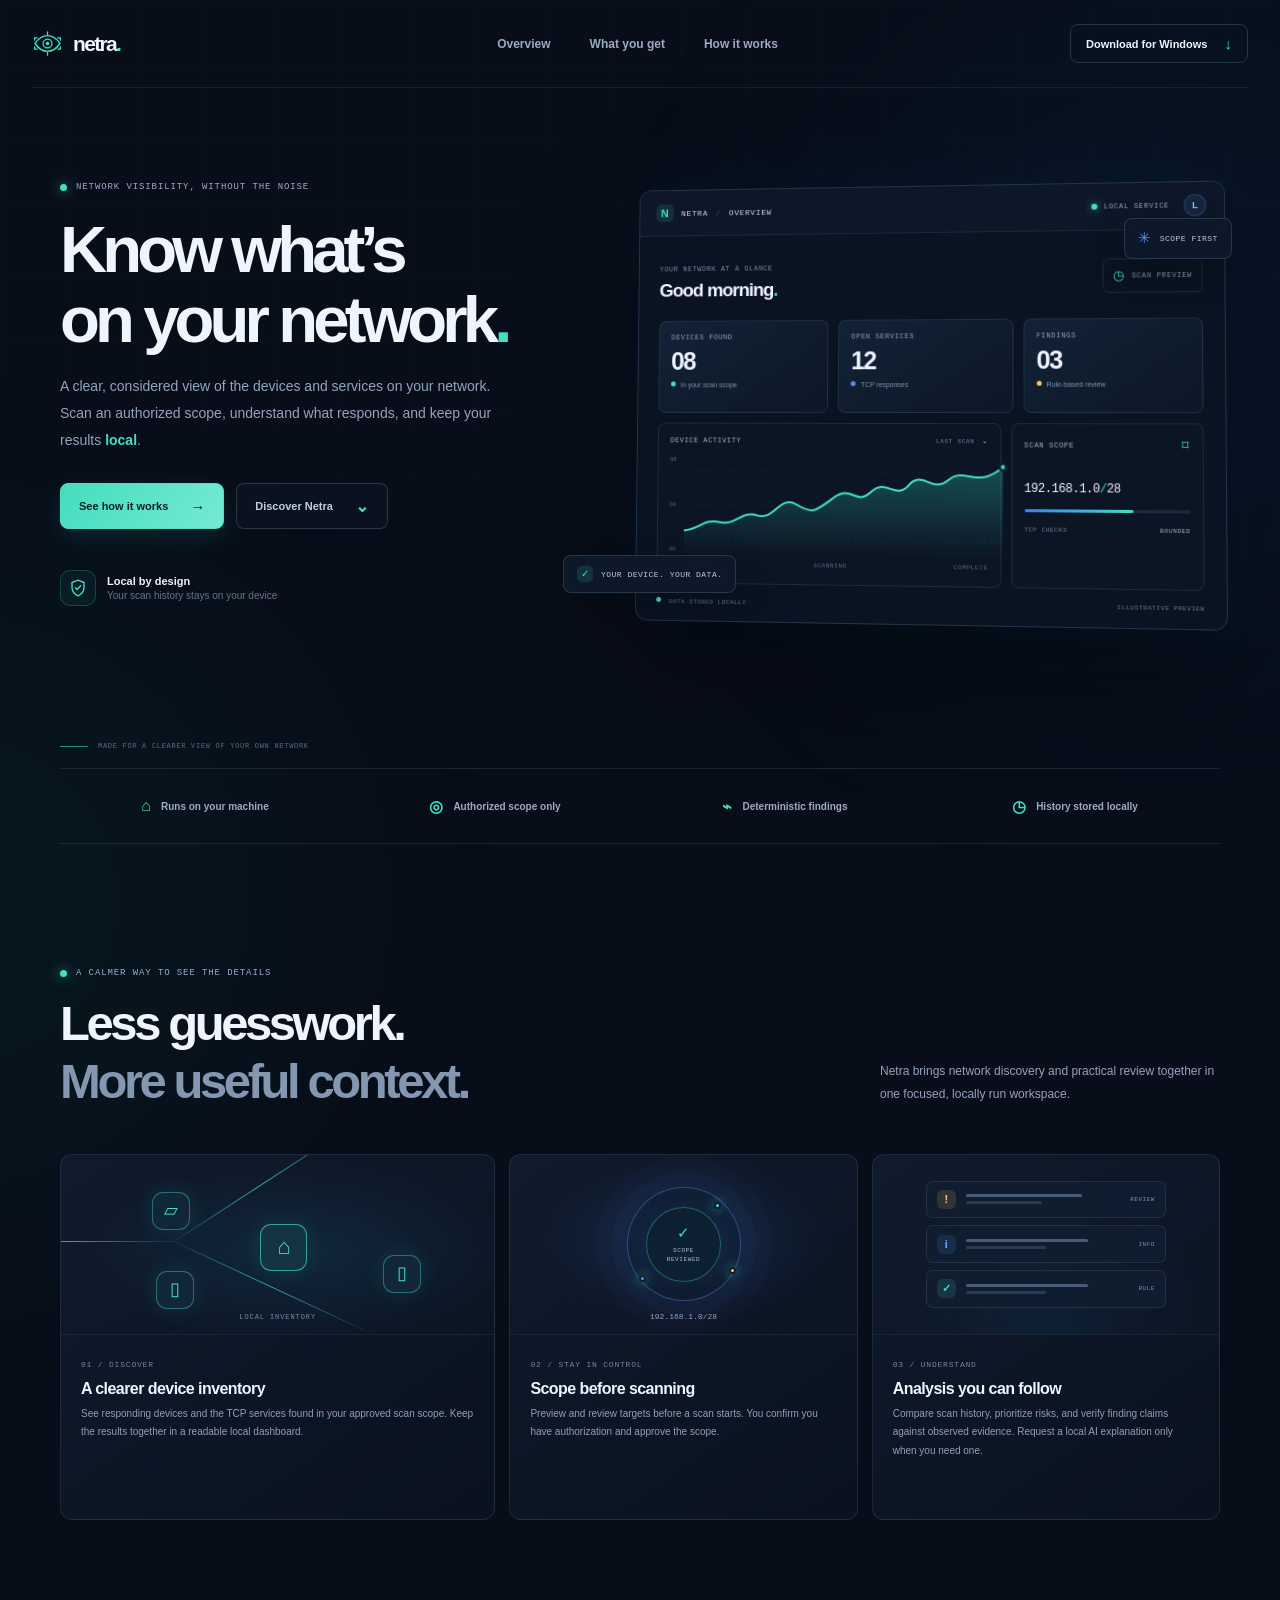
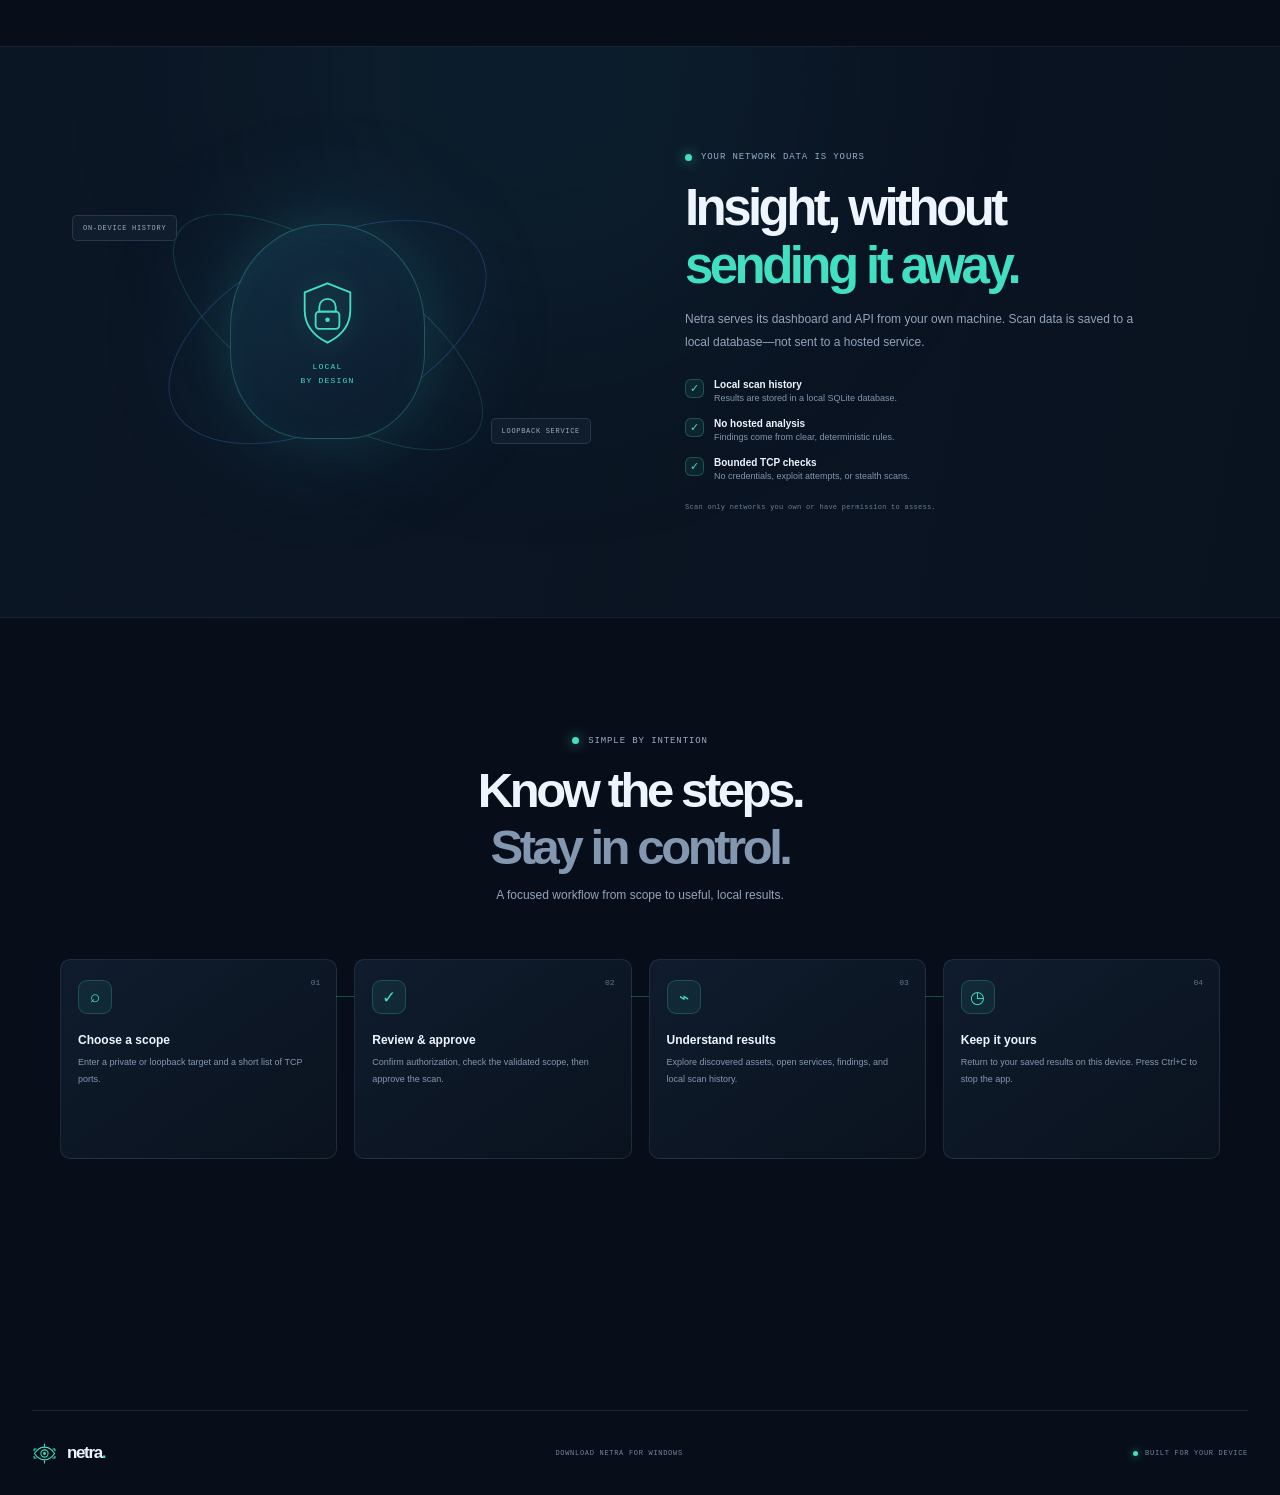
<file: index.html>
<!doctype html>
<html lang="en">
  <head>
    <meta charset="utf-8">
    <meta name="viewport" content="width=device-width, initial-scale=1">
    <meta name="theme-color" content="#080e19">
    <meta
      name="description"
      content="Netra AI gives you a clear, local view of network devices, open services, scan history, and evidence-based security findings."
    >
    <title>Netra AI — See your network clearly</title>
    <link rel="icon" type="image/svg+xml" sizes="any" href="./favicon.svg?v=2">
    <link rel="stylesheet" href="styles.css">
    <script src="script.js" defer></script>
  </head>
  <body>
    <div class="page-glow page-glow--top" aria-hidden="true"></div>
    <div class="page-glow page-glow--bottom" aria-hidden="true"></div>

    <header class="site-header">
      <a class="brand" href="#" aria-label="Netra AI home">
        <span class="brand-mark" aria-hidden="true">
          <svg viewBox="0 0 36 36" fill="none">
            <path d="M3.5 18c4.15-6.1 8.98-9.15 14.5-9.15S28.35 11.9 32.5 18c-4.15 6.1-8.98 9.15-14.5 9.15S7.65 24.1 3.5 18Z" stroke="currentColor" stroke-width="1.6" stroke-linejoin="round"/>
            <circle cx="18" cy="18" r="5.2" stroke="currentColor" stroke-width="1.5"/>
            <circle cx="18" cy="18" r="2.1" fill="currentColor"/>
            <path d="M18 4.5v3M18 28.5v3M3 14v-2.5h3M33 14v-2.5h-3M3 22v2.5h3M33 22v2.5h-3" stroke="currentColor" stroke-width="1.5" stroke-linecap="round" stroke-linejoin="round"/>
          </svg>
        </span>
        <span class="brand-name">netra<span class="brand-period">.</span></span>
      </a>

      <button class="menu-toggle" type="button" aria-expanded="false" aria-controls="site-nav">
        <span></span><span></span>
        <span class="sr-only">Toggle navigation</span>
      </button>

      <nav class="site-nav" id="site-nav" aria-label="Main navigation">
        <a href="#overview">Overview</a>
        <a href="#features">What you get</a>
        <a href="#how-it-works">How it works</a>
      </nav>

      <a class="header-cta" href="NetraAI-Windows.zip" download>
        Download for Windows <span aria-hidden="true">↓</span>
      </a>
    </header>

    <main>
      <section class="hero section-shell" id="overview">
        <div class="hero-copy">
          <div class="eyebrow"><span class="eyebrow-pulse"></span> NETWORK VISIBILITY, WITHOUT THE NOISE</div>
          <h1>Know what’s<br>on your network<span class="headline-dot">.</span></h1>
          <p class="hero-description">
            A clear, considered view of the devices and services on your network.
            Scan an authorized scope, understand what responds, and keep your results
            <span class="local-word">local</span>.
          </p>
          <div class="hero-actions">
            <a class="button button-primary" href="#how-it-works">
              See how it works <span aria-hidden="true">→</span>
            </a>
            <a class="button button-quiet" href="#features">
              Discover Netra <span class="play-icon" aria-hidden="true">⌄</span>
            </a>
          </div>
          <div class="hero-assurance">
            <span class="assurance-icon" aria-hidden="true">
              <svg viewBox="0 0 20 20" fill="none"><path d="M10 2.2 16 4.5v4.7c0 4-2.6 6.9-6 8.6-3.4-1.7-6-4.6-6-8.6V4.5l6-2.3Z" stroke="currentColor" stroke-width="1.4"/><path d="m7.4 9.8 1.7 1.7 3.5-3.7" stroke="currentColor" stroke-width="1.4" stroke-linecap="round" stroke-linejoin="round"/></svg>
            </span>
            <span><strong>Local by design</strong><span class="assurance-sub">Your scan history stays on your device</span></span>
          </div>
        </div>

        <div class="hero-visual" id="preview" aria-label="Illustrative preview of the Netra local network dashboard">
          <div class="visual-orbit visual-orbit--one" aria-hidden="true"></div>
          <div class="visual-orbit visual-orbit--two" aria-hidden="true"></div>
          <div class="dashboard-window">
            <div class="window-bar">
              <div class="window-brand"><span class="mini-brand">N</span> NETRA <span class="window-divider">/</span> OVERVIEW</div>
              <div class="window-status"><span class="status-dot"></span> LOCAL SERVICE</div>
              <div class="window-avatar">L</div>
            </div>
            <div class="dashboard-body">
              <div class="dashboard-intro">
                <div><span class="micro-label">YOUR NETWORK AT A GLANCE</span><h2>Good morning<span class="teal-text">.</span></h2></div>
                <div class="scan-date"><span class="calendar-icon">◷</span> SCAN PREVIEW</div>
              </div>
              <div class="metric-grid">
                <div class="metric-card"><span class="metric-label">DEVICES FOUND</span><strong>08</strong><span class="metric-note"><i class="tiny-dot tiny-dot--teal"></i> In your scan scope</span></div>
                <div class="metric-card"><span class="metric-label">OPEN SERVICES</span><strong>12</strong><span class="metric-note"><i class="tiny-dot tiny-dot--blue"></i> TCP responses</span></div>
                <div class="metric-card"><span class="metric-label">FINDINGS</span><strong>03</strong><span class="metric-note"><i class="tiny-dot tiny-dot--amber"></i> Rule-based review</span></div>
              </div>
              <div class="dashboard-lower">
                <div class="chart-card">
                  <div class="card-topline"><span>DEVICE ACTIVITY</span><span class="chart-period">LAST SCAN <b>⌄</b></span></div>
                  <div class="chart-graphic">
                    <div class="chart-y-labels"><span>08</span><span>04</span><span>00</span></div>
                    <svg class="activity-chart" viewBox="0 0 400 114" preserveAspectRatio="none" role="img" aria-label="Illustrative chart of discovered devices">
                      <defs><linearGradient id="chartFill" x1="0" x2="0" y1="0" y2="1"><stop offset="0" stop-color="#31d6bf" stop-opacity=".3"/><stop offset="1" stop-color="#31d6bf" stop-opacity="0"/></linearGradient></defs>
                      <path class="chart-grid-line" d="M0 17.5H400M0 56.5H400M0 95.5H400"/>
                      <path class="chart-area" d="M0 86 C22 84 24 72 46 76 S73 62 94 68 S122 44 143 55 S167 63 190 47 S218 57 237 40 S267 50 284 32 S313 42 333 26 S367 37 400 11 V114H0Z"/>
                      <path class="chart-line" d="M0 86 C22 84 24 72 46 76 S73 62 94 68 S122 44 143 55 S167 63 190 47 S218 57 237 40 S267 50 284 32 S313 42 333 26 S367 37 400 11"/>
                      <circle cx="400" cy="11" r="4" fill="#31d6bf" stroke="#101c2c" stroke-width="3"/>
                    </svg>
                  </div>
                  <div class="chart-x-labels"><span>START</span><span>SCANNING</span><span>COMPLETE</span></div>
                </div>
                <div class="scope-card">
                  <div class="card-topline"><span>SCAN SCOPE</span><span class="scope-lock" aria-label="Local">⌑</span></div>
                  <div class="scope-address">192.168.1.0<span>/</span>28</div>
                  <div class="scope-progress"><span></span></div>
                  <div class="scope-foot"><span>TCP CHECKS</span><strong>BOUNDED</strong></div>
                </div>
              </div>
              <div class="dashboard-footer"><span><i class="tiny-dot tiny-dot--teal"></i> DATA STORED LOCALLY</span><span>ILLUSTRATIVE PREVIEW</span></div>
            </div>
          </div>
          <div class="floating-chip floating-chip--top"><span class="chip-spark">✳</span> SCOPE FIRST</div>
          <div class="floating-chip floating-chip--bottom"><span class="chip-check">✓</span> YOUR DEVICE. YOUR DATA.</div>
        </div>
        <div class="hero-bottom-note"><span class="note-line"></span> MADE FOR A CLEARER VIEW OF YOUR OWN NETWORK</div>
      </section>

      <section class="trust-strip" aria-label="Product principles">
        <div class="trust-item"><span class="trust-symbol">⌂</span><span>Runs on your machine</span></div>
        <div class="trust-item"><span class="trust-symbol">◎</span><span>Authorized scope only</span></div>
        <div class="trust-item"><span class="trust-symbol">⌁</span><span>Deterministic findings</span></div>
        <div class="trust-item"><span class="trust-symbol">◷</span><span>History stored locally</span></div>
      </section>

      <section class="features section-shell section-pad" id="features">
        <div class="section-heading" data-reveal>
          <div>
            <div class="eyebrow"><span class="eyebrow-pulse"></span> A CALMER WAY TO SEE THE DETAILS</div>
            <h2>Less guesswork.<br><span class="muted-heading">More useful context.</span></h2>
          </div>
          <p>Netra brings network discovery and practical review together in one focused, locally run workspace.</p>
        </div>

        <div class="feature-grid">
          <article class="feature-card feature-card--large" data-reveal>
            <div class="feature-illustration illustration-network" aria-hidden="true">
              <span class="network-line network-line--one"></span><span class="network-line network-line--two"></span><span class="network-line network-line--three"></span>
              <span class="network-node node-router"><span>⌂</span></span>
              <span class="network-node node-laptop"><span>▱</span></span>
              <span class="network-node node-device"><span>▯</span></span>
              <span class="network-node node-phone"><span>▯</span></span>
              <span class="network-caption">LOCAL INVENTORY</span>
            </div>
            <div class="feature-copy"><span class="feature-number">01 / DISCOVER</span><h3>A clearer device inventory</h3><p>See responding devices and the TCP services found in your approved scan scope. Keep the results together in a readable local dashboard.</p></div>
          </article>
          <article class="feature-card" data-reveal>
            <div class="feature-illustration illustration-scope" aria-hidden="true">
              <div class="scope-ring"><div class="scope-inner"><span>✓</span><small>SCOPE<br>REVIEWED</small></div><i class="ring-point ring-point--one"></i><i class="ring-point ring-point--two"></i><i class="ring-point ring-point--three"></i></div>
              <span class="scope-code">192.168.1.0/28</span>
            </div>
            <div class="feature-copy"><span class="feature-number">02 / STAY IN CONTROL</span><h3>Scope before scanning</h3><p>Preview and review targets before a scan starts. You confirm you have authorization and approve the scope.</p></div>
          </article>
          <article class="feature-card" data-reveal>
            <div class="feature-illustration illustration-findings" aria-hidden="true">
              <div class="finding-row"><span class="finding-mark finding-mark--amber">!</span><span class="finding-lines"><i></i><i></i></span><span class="finding-tag">REVIEW</span></div>
              <div class="finding-row"><span class="finding-mark finding-mark--blue">i</span><span class="finding-lines"><i></i><i></i></span><span class="finding-tag">INFO</span></div>
              <div class="finding-row"><span class="finding-mark finding-mark--teal">✓</span><span class="finding-lines"><i></i><i></i></span><span class="finding-tag">RULE</span></div>
            </div>
            <div class="feature-copy"><span class="feature-number">03 / UNDERSTAND</span><h3>Analysis you can follow</h3><p>Compare scan history, prioritize risks, and verify finding claims against observed evidence. Request a local AI explanation only when you need one.</p></div>
          </article>
        </div>
      </section>

      <section class="privacy-band">
        <div class="privacy-inner section-shell">
          <div class="privacy-visual" data-reveal aria-hidden="true">
            <div class="privacy-glow"></div>
            <div class="privacy-core">
              <svg viewBox="0 0 80 80" fill="none"><path d="M40 8 65 18v19.5C65 54 54.2 66 40 73 25.8 66 15 54 15 37.5V18L40 8Z" stroke="currentColor" stroke-width="2"/><path d="M40 25a9 9 0 0 0-9 9v5h18v-5a9 9 0 0 0-9-9Z" stroke="currentColor" stroke-width="2"/><rect x="27" y="39" width="26" height="19" rx="4" stroke="currentColor" stroke-width="2"/><circle cx="40" cy="48" r="2.5" fill="currentColor"/></svg>
              <span>LOCAL<br>BY DESIGN</span>
            </div>
            <span class="privacy-orbit privacy-orbit--a"></span><span class="privacy-orbit privacy-orbit--b"></span>
            <span class="privacy-label privacy-label--one">ON-DEVICE HISTORY</span><span class="privacy-label privacy-label--two">LOOPBACK SERVICE</span>
          </div>
          <div class="privacy-copy" data-reveal>
            <div class="eyebrow"><span class="eyebrow-pulse"></span> YOUR NETWORK DATA IS YOURS</div>
            <h2>Insight, without<br><span class="teal-text">sending it away.</span></h2>
            <p>Netra serves its dashboard and API from your own machine. Scan data is saved to a local database—not sent to a hosted service.</p>
            <div class="privacy-points">
              <div><span class="point-check">✓</span><span><strong>Local scan history</strong><small>Results are stored in a local SQLite database.</small></span></div>
              <div><span class="point-check">✓</span><span><strong>No hosted analysis</strong><small>Findings come from clear, deterministic rules.</small></span></div>
              <div><span class="point-check">✓</span><span><strong>Bounded TCP checks</strong><small>No credentials, exploit attempts, or stealth scans.</small></span></div>
            </div>
            <span class="privacy-footnote">Scan only networks you own or have permission to assess.</span>
          </div>
        </div>
      </section>

      <section class="workflow section-shell section-pad" id="how-it-works">
        <div class="workflow-heading" data-reveal>
          <div class="eyebrow"><span class="eyebrow-pulse"></span> SIMPLE BY INTENTION</div>
          <h2>Know the steps.<br><span class="muted-heading">Stay in control.</span></h2>
          <p>A focused workflow from scope to useful, local results.</p>
        </div>
        <div class="workflow-steps">
          <article class="workflow-step" data-reveal><span class="step-number">01</span><span class="step-icon">⌕</span><h3>Choose a scope</h3><p>Enter a private or loopback target and a short list of TCP ports.</p><span class="step-connector" aria-hidden="true"></span></article>
          <article class="workflow-step" data-reveal><span class="step-number">02</span><span class="step-icon">✓</span><h3>Review & approve</h3><p>Confirm authorization, check the validated scope, then approve the scan.</p><span class="step-connector" aria-hidden="true"></span></article>
          <article class="workflow-step" data-reveal><span class="step-number">03</span><span class="step-icon">⌁</span><h3>Understand results</h3><p>Explore discovered assets, open services, findings, and local scan history.</p><span class="step-connector" aria-hidden="true"></span></article>
          <article class="workflow-step" data-reveal><span class="step-number">04</span><span class="step-icon">◷</span><h3>Keep it yours</h3><p>Return to your saved results on this device. Press Ctrl+C to stop the app.</p></article>
        </div>
        <div class="workflow-cta" data-reveal>
          <div class="cta-orb" aria-hidden="true">N</div>
          <div><span class="micro-label">A MORE GROUNDED VIEW STARTS HERE</span><h3>Get to know your network.</h3></div>
          <a class="button button-primary" href="NetraAI-Windows.zip" download>Download for Windows <span aria-hidden="true">↓</span></a>
        </div>
      </section>
    </main>

    <footer class="site-footer">
      <a class="brand footer-brand" href="#" aria-label="Netra AI home">
        <span class="brand-mark" aria-hidden="true"><svg viewBox="0 0 36 36" fill="none"><path d="M3.5 18c4.15-6.1 8.98-9.15 14.5-9.15S28.35 11.9 32.5 18c-4.15 6.1-8.98 9.15-14.5 9.15S7.65 24.1 3.5 18Z" stroke="currentColor" stroke-width="1.6" stroke-linejoin="round"/><circle cx="18" cy="18" r="5.2" stroke="currentColor" stroke-width="1.5"/><circle cx="18" cy="18" r="2.1" fill="currentColor"/><path d="M18 4.5v3M18 28.5v3M3 14v-2.5h3M33 14v-2.5h-3M3 22v2.5h3M33 22v2.5h-3" stroke="currentColor" stroke-width="1.5" stroke-linecap="round" stroke-linejoin="round"/></svg></span>
        <span class="brand-name">netra<span class="brand-period">.</span></span>
      </a>
      <a class="footer-caption" href="NetraAI-Windows.zip" download>DOWNLOAD NETRA FOR WINDOWS</a>
      <span class="footer-status"><i class="status-dot"></i> BUILT FOR YOUR DEVICE</span>
    </footer>
  </body>
</html>
</file>
<file: styles.css>
:root {
  color-scheme: dark;
  --bg: #080e19;
  --surface: #0d1624;
  --surface-raised: #111d2d;
  --surface-soft: #142238;
  --line: rgba(154, 184, 218, .13);
  --line-bright: rgba(154, 184, 218, .22);
  --text: #eff5ff;
  --muted: #92a4bc;
  --dim: #62758d;
  --teal: #42e0c2;
  --blue: #4f8cff;
  --amber: #ffbf69;
  --font: "Segoe UI", "Segoe UI Variable", Arial, sans-serif;
  --mono: "Cascadia Mono", Consolas, monospace;
}

* { box-sizing: border-box; }
html { scroll-behavior: smooth; scroll-padding-top: 100px; }
body {
  margin: 0;
  min-width: 320px;
  overflow-x: hidden;
  background: var(--bg);
  color: var(--text);
  font-family: var(--font);
  font-size: 14px;
  -webkit-font-smoothing: antialiased;
}
body::before {
  position: fixed;
  z-index: -1;
  inset: 0;
  background-image: linear-gradient(rgba(104, 142, 191, .025) 1px, transparent 1px), linear-gradient(90deg, rgba(104, 142, 191, .025) 1px, transparent 1px);
  background-size: 68px 68px;
  content: "";
  mask-image: linear-gradient(to bottom, black, transparent 68%);
  pointer-events: none;
}
a { color: inherit; text-decoration: none; }
button { font: inherit; }
::selection { background: rgba(66, 224, 194, .26); color: white; }
.sr-only { position: absolute; width: 1px; height: 1px; padding: 0; margin: -1px; overflow: hidden; clip: rect(0, 0, 0, 0); white-space: nowrap; border: 0; }
.page-glow { position: fixed; z-index: -1; width: 660px; height: 580px; border-radius: 50%; filter: blur(140px); opacity: .1; pointer-events: none; }
.page-glow--top { top: 55px; right: -240px; background: #1665bb; }
.page-glow--bottom { bottom: -290px; left: -390px; background: #06a991; opacity: .065; }
.section-shell { width: min(1160px, calc(100% - 64px)); margin-inline: auto; }

.site-header {
  position: relative;
  z-index: 10;
  display: flex;
  width: min(1280px, calc(100% - 64px));
  height: 88px;
  margin-inline: auto;
  align-items: center;
  justify-content: space-between;
  border-bottom: 1px solid rgba(154, 184, 218, .1);
}
.brand { display: inline-flex; align-items: center; gap: 10px; }
.brand-mark { display: grid; width: 31px; height: 31px; color: var(--teal); place-items: center; }
.brand-mark svg { width: 100%; height: 100%; }
.brand-name { font-size: 21px; font-weight: 800; letter-spacing: -.08em; }
.brand-period { color: var(--teal); }
.site-nav { display: flex; gap: 39px; align-items: center; margin-left: 85px; }
.site-nav a { color: #9aaac0; font-size: 12px; font-weight: 600; transition: color .2s ease; }
.site-nav a:hover { color: var(--teal); }
.header-cta {
  display: inline-flex;
  min-height: 39px;
  align-items: center;
  gap: 17px;
  padding: 0 15px;
  border: 1px solid var(--line-bright);
  border-radius: 8px;
  color: var(--text);
  font-size: 11px;
  font-weight: 700;
  transition: border-color .2s, background .2s, transform .2s;
}
.header-cta span { color: var(--teal); font-size: 15px; }
.header-cta:hover { transform: translateY(-2px); border-color: rgba(66, 224, 194, .55); background: rgba(66, 224, 194, .06); }
.menu-toggle { display: none; }

.hero { position: relative; display: grid; min-height: 680px; grid-template-columns: .88fr 1.12fr; align-items: center; gap: 30px; padding-top: 10px; padding-bottom: 58px; }
.hero-copy { position: relative; z-index: 2; padding-bottom: 20px; animation: enter-up .8s .08s both; }
.eyebrow, .micro-label, .feature-number, .metric-label, .card-topline, .chart-x-labels, .dashboard-footer, .window-brand, .window-status, .scan-date, .hero-bottom-note, .scope-foot, .privacy-label, .footer-caption, .footer-status {
  font-family: var(--mono);
  letter-spacing: .1em;
}
.eyebrow { display: flex; align-items: center; gap: 9px; color: #97adc8; font-size: 9px; font-weight: 500; }
.eyebrow-pulse { width: 7px; height: 7px; border-radius: 50%; background: var(--teal); box-shadow: 0 0 13px rgba(66, 224, 194, .75); }
.hero h1 { margin: 23px 0 17px; font-size: clamp(47px, 5.1vw, 68px); font-weight: 700; letter-spacing: -.075em; line-height: 1.08; }
.headline-dot, .teal-text { color: var(--teal); }
.hero-description { max-width: 440px; margin: 0; color: var(--muted); font-size: 14px; line-height: 1.95; }
.local-word { color: var(--teal); font-weight: 700; }
.hero-actions { display: flex; flex-wrap: wrap; gap: 12px; margin-top: 29px; }
.button { display: inline-flex; min-height: 46px; align-items: center; justify-content: center; gap: 22px; padding: 0 18px; border-radius: 8px; font-size: 11px; font-weight: 800; white-space: nowrap; transition: transform .22s, box-shadow .22s, border-color .22s, background .22s; }
.button:hover { transform: translateY(-3px); }
.button-primary { border: 1px solid #54e0c6; background: linear-gradient(125deg, #44ddbe, #75ead3); box-shadow: 0 8px 24px rgba(33, 207, 178, .13); color: #07211f; }
.button-primary:hover { box-shadow: 0 12px 30px rgba(33, 207, 178, .25); }
.button-primary span { font-size: 15px; }
.button-quiet { border: 1px solid var(--line-bright); background: rgba(13, 22, 36, .65); color: #c1cfe0; }
.button-quiet:hover { border-color: rgba(154, 184, 218, .4); background: #111b2a; }
.play-icon { color: var(--teal); font-size: 17px; }
.hero-assurance { display: flex; align-items: center; gap: 11px; margin-top: 41px; }
.assurance-icon { display: grid; width: 36px; height: 36px; border: 1px solid rgba(66, 224, 194, .22); border-radius: 10px; background: rgba(66, 224, 194, .055); color: var(--teal); place-items: center; }
.assurance-icon svg { width: 20px; }
.hero-assurance strong, .assurance-sub { display: block; }
.hero-assurance strong { font-size: 11px; font-weight: 700; }
.assurance-sub { margin-top: 3px; color: var(--dim); font-size: 10px; }
.hero-visual { position: relative; display: grid; min-height: 488px; align-items: center; justify-items: end; perspective: 1100px; animation: enter-visual .95s .2s both; }
.visual-orbit { position: absolute; top: 50%; left: 51%; width: 470px; height: 350px; border: 1px solid rgba(75, 143, 255, .08); border-radius: 50%; transform: translate(-50%, -50%) rotate(-23deg); }
.visual-orbit--two { width: 390px; height: 450px; border-color: rgba(66, 224, 194, .08); transform: translate(-50%, -50%) rotate(38deg); }
.dashboard-window { position: relative; z-index: 1; width: min(100%, 590px); overflow: hidden; border: 1px solid rgba(118, 160, 211, .23); border-radius: 13px; background: #0a1321; box-shadow: 0 37px 110px rgba(0, 0, 0, .5), 0 0 80px rgba(43, 123, 208, .1); transform: rotateY(-5deg) rotateX(2deg); transition: transform .45s ease, box-shadow .45s ease; }
.dashboard-window:hover { box-shadow: 0 42px 120px rgba(0, 0, 0, .56), 0 0 95px rgba(43, 123, 208, .16); transform: rotateY(0) rotateX(0) translateY(-4px); }
.window-bar { display: flex; height: 47px; align-items: center; gap: 14px; padding: 0 17px; border-bottom: 1px solid rgba(154, 184, 218, .1); background: #0d1727; }
.window-brand { display: flex; align-items: center; gap: 8px; color: #d4dfed; font-size: 8px; font-weight: 500; }
.mini-brand { display: grid; width: 18px; height: 18px; border-radius: 5px; background: rgba(66, 224, 194, .13); color: var(--teal); font-family: var(--font); font-size: 11px; font-weight: 800; place-items: center; }
.window-divider { color: #40516a; }
.window-status { display: flex; align-items: center; gap: 6px; margin-left: auto; color: #91a6bf; font-size: 7px; }
.status-dot { display: inline-block; width: 6px; height: 6px; border-radius: 50%; background: var(--teal); box-shadow: 0 0 9px rgba(66, 224, 194, .7); }
.window-avatar { display: grid; width: 22px; height: 22px; border: 1px solid rgba(130, 162, 206, .2); border-radius: 50%; background: #152642; color: #adc5e4; font-size: 9px; font-weight: 700; place-items: center; }
.dashboard-body { padding: 23px 21px 15px; }
.dashboard-intro { display: flex; align-items: center; justify-content: space-between; }
.micro-label { color: #798da7; font-size: 7px; }
.dashboard-intro h2 { margin: 6px 0 0; font-size: 19px; font-weight: 700; letter-spacing: -.055em; }
.scan-date { display: flex; align-items: center; gap: 6px; padding: 8px 9px; border: 1px solid rgba(154, 184, 218, .13); border-radius: 6px; color: #869ab4; font-size: 7px; }
.calendar-icon { color: var(--teal); font-size: 13px; }
.metric-grid { display: grid; grid-template-columns: repeat(3, 1fr); gap: 10px; margin-top: 20px; }
.metric-card { min-height: 94px; padding: 12px; border: 1px solid rgba(154, 184, 218, .12); border-radius: 8px; background: linear-gradient(145deg, rgba(23, 40, 63, .72), rgba(14, 25, 41, .72)); }
.metric-label { display: block; color: #91a3bb; font-size: 7px; }
.metric-card strong { display: block; margin-top: 8px; font-size: 25px; font-weight: 700; letter-spacing: -.055em; line-height: 1; }
.metric-note { display: block; margin-top: 8px; color: #7e93ad; font-size: 7px; }
.tiny-dot { display: inline-block; width: 5px; height: 5px; margin-right: 3px; border-radius: 50%; vertical-align: 1px; }
.tiny-dot--teal { background: var(--teal); }.tiny-dot--blue { background: var(--blue); }.tiny-dot--amber { background: var(--amber); }
.dashboard-lower { display: grid; grid-template-columns: 1.6fr .86fr; gap: 10px; margin-top: 10px; }
.chart-card, .scope-card { min-height: 163px; padding: 13px 12px 10px; border: 1px solid rgba(154, 184, 218, .12); border-radius: 8px; background: rgba(13, 23, 38, .8); }
.card-topline { display: flex; align-items: center; justify-content: space-between; color: #a5b5ca; font-size: 7px; }
.chart-period { color: #7286a0; font-size: 6px; }.chart-period b { margin-left: 3px; color: var(--teal); }
.chart-graphic { display: flex; height: 100px; gap: 8px; margin-top: 12px; }
.chart-y-labels { display: flex; flex-direction: column; justify-content: space-between; padding: 0 0 3px; color: #566c86; font-size: 6px; }
.activity-chart { width: 100%; overflow: visible; }
.chart-grid-line { fill: none; stroke: rgba(142, 168, 197, .11); stroke-width: 1; stroke-dasharray: 3 5; }
.chart-area { fill: url(#chartFill); }.chart-line { fill: none; stroke: #42e0c2; stroke-width: 2; vector-effect: non-scaling-stroke; }
.chart-x-labels { display: flex; justify-content: space-between; margin: 6px 0 0 20px; color: #566c86; font-size: 6px; }
.scope-card { position: relative; }
.scope-lock { color: var(--teal); font-size: 13px; }
.scope-address { margin-top: 28px; font-family: var(--mono); font-size: 12px; letter-spacing: -.04em; }
.scope-address span { color: var(--teal); }
.scope-progress { height: 3px; margin-top: 13px; overflow: hidden; border-radius: 3px; background: #1a2a40; }
.scope-progress span { display: block; width: 66%; height: 100%; border-radius: inherit; background: linear-gradient(90deg, #387eff, var(--teal)); }
.scope-foot { display: flex; justify-content: space-between; margin-top: 14px; color: #70849e; font-size: 6px; }
.scope-foot strong { color: #a5b7cc; font-size: 6px; font-weight: 400; }
.dashboard-footer { display: flex; justify-content: space-between; margin-top: 14px; color: #6b7f98; font-size: 6px; }
.dashboard-footer .tiny-dot { margin-right: 4px; }
.floating-chip { position: absolute; z-index: 2; display: flex; align-items: center; gap: 8px; padding: 10px 13px; border: 1px solid rgba(130, 164, 204, .22); border-radius: 8px; background: rgba(14, 26, 42, .94); box-shadow: 0 12px 35px rgba(0, 0, 0, .25); color: #bdcce0; font-family: var(--mono); font-size: 8px; letter-spacing: .06em; backdrop-filter: blur(10px); animation: float 5s ease-in-out infinite; }
.floating-chip--top { top: 58px; right: -12px; }.floating-chip--bottom { bottom: 55px; left: -24px; animation-delay: -2.3s; }
.chip-spark { color: var(--blue); font-size: 15px; }.chip-check { display: grid; width: 16px; height: 16px; border-radius: 5px; background: rgba(66, 224, 194, .14); color: var(--teal); font-size: 10px; place-items: center; }
.hero-bottom-note { position: absolute; bottom: 18px; left: 0; display: flex; align-items: center; gap: 10px; color: #586d86; font-size: 7px; }
.note-line { width: 28px; height: 1px; background: var(--teal); opacity: .6; }

.trust-strip { display: grid; width: min(1160px, calc(100% - 64px)); min-height: 76px; grid-template-columns: repeat(4, 1fr); align-items: center; margin: 0 auto; border-top: 1px solid var(--line); border-bottom: 1px solid var(--line); }
.trust-item { display: flex; align-items: center; justify-content: center; gap: 10px; color: #9bacc1; font-size: 10px; font-weight: 600; }
.trust-symbol { color: var(--teal); font-size: 16px; }
.section-pad { padding-top: 124px; padding-bottom: 126px; }
.section-heading { display: flex; align-items: end; justify-content: space-between; gap: 40px; }
.section-heading h2, .workflow-heading h2 { margin: 17px 0 0; font-size: clamp(35px, 4vw, 49px); font-weight: 700; letter-spacing: -.07em; line-height: 1.18; }
.muted-heading { color: #8497b1; }
.section-heading > p { max-width: 340px; margin: 0 0 5px; color: var(--muted); font-size: 12px; line-height: 1.9; }
.feature-grid { display: grid; grid-template-columns: 1.25fr 1fr 1fr; gap: 14px; margin-top: 43px; }
.feature-card { position: relative; min-height: 366px; overflow: hidden; border: 1px solid var(--line); border-radius: 12px; background: linear-gradient(145deg, rgba(16, 28, 45, .96), rgba(10, 18, 31, .96)); transition: transform .3s ease, border-color .3s ease, box-shadow .3s ease; }
.feature-card:hover { transform: translateY(-6px); border-color: rgba(66, 224, 194, .3); box-shadow: 0 22px 55px rgba(0, 0, 0, .2); }
.feature-illustration { position: relative; display: flex; height: 180px; align-items: center; justify-content: center; overflow: hidden; border-bottom: 1px solid rgba(154, 184, 218, .09); background: radial-gradient(ellipse at 50% 100%, rgba(26, 105, 143, .2), transparent 60%); }
.feature-illustration::before { position: absolute; inset: 0; background-image: radial-gradient(rgba(147, 182, 218, .18) .8px, transparent .8px); background-size: 17px 17px; opacity: .25; content: ""; mask-image: linear-gradient(transparent, black 55%); }
.feature-copy { padding: 19px 20px 23px; }
.feature-number { color: #7187a3; font-size: 8px; }
.feature-copy h3 { margin: 10px 0 7px; font-size: 16px; font-weight: 700; letter-spacing: -.035em; }
.feature-copy p { margin: 0; color: #8ea1b9; font-size: 10px; line-height: 1.85; }
.illustration-network { background: radial-gradient(ellipse at 55% 55%, rgba(33, 112, 166, .18), transparent 65%); }
.network-line { position: absolute; top: 48%; left: 26%; width: 49%; height: 1px; background: linear-gradient(90deg, rgba(67, 222, 196, .06), rgba(67, 222, 196, .7), rgba(67, 222, 196, .1)); transform-origin: left; }
.network-line--one { transform: rotate(-33deg); }.network-line--two { transform: rotate(25deg); }.network-line--three { transform: rotate(180deg); }
.network-node { position: absolute; z-index: 1; display: grid; width: 38px; height: 38px; border: 1px solid rgba(66, 224, 194, .4); border-radius: 11px; background: #12263a; color: var(--teal); font-size: 18px; box-shadow: 0 0 25px rgba(66, 224, 194, .11); place-items: center; }
.network-node span { transform: translateY(-1px); }.node-router { top: 39%; left: 46%; width: 47px; height: 47px; border-color: rgba(66, 224, 194, .65); background: #143442; font-size: 22px; }
.node-laptop { top: 21%; left: 21%; }.node-device { top: 65%; left: 22%; }.node-phone { top: 56%; right: 17%; }
.network-caption { position: absolute; bottom: 13px; color: #758ba6; font-family: var(--mono); font-size: 7px; letter-spacing: .13em; }
.illustration-scope { background: radial-gradient(ellipse at 50% 48%, rgba(49, 105, 205, .19), transparent 60%); }
.scope-ring { position: relative; display: grid; width: 114px; height: 114px; border: 1px solid rgba(82, 145, 255, .4); border-radius: 50%; background: radial-gradient(circle, rgba(37, 104, 168, .08), transparent 65%); box-shadow: 0 0 0 15px rgba(79, 140, 255, .035), 0 0 0 31px rgba(79, 140, 255, .025); place-items: center; }
.scope-inner { display: grid; width: 75px; height: 75px; border: 1px solid rgba(66, 224, 194, .34); border-radius: 50%; background: rgba(14, 32, 49, .85); color: var(--teal); text-align: center; place-content: center; }
.scope-inner span { font-size: 15px; }.scope-inner small { margin-top: 4px; color: #a8bed7; font-family: var(--mono); font-size: 6px; letter-spacing: .1em; line-height: 1.6; }
.ring-point { position: absolute; width: 7px; height: 7px; border: 2px solid #0e1d30; border-radius: 50%; background: var(--teal); box-shadow: 0 0 11px rgba(66, 224, 194, .75); }
.ring-point--one { top: 14px; right: 19px; }.ring-point--two { bottom: 18px; left: 11px; background: var(--blue); }.ring-point--three { right: 4px; bottom: 26px; background: var(--amber); }
.scope-code { position: absolute; bottom: 13px; color: #91a7c3; font-family: var(--mono); font-size: 8px; }
.illustration-findings { flex-direction: column; gap: 7px; padding: 26px 24px; background: radial-gradient(ellipse at 50% 100%, rgba(26, 78, 131, .17), transparent 65%); }
.finding-row { position: relative; z-index: 1; display: flex; width: 100%; max-width: 240px; height: 39px; align-items: center; gap: 10px; padding: 0 10px; border: 1px solid rgba(151, 179, 211, .13); border-radius: 7px; background: rgba(16, 30, 48, .92); }
.finding-mark { display: grid; width: 19px; height: 19px; border-radius: 6px; font-size: 11px; font-weight: 700; place-items: center; }
.finding-mark--amber { background: rgba(255, 191, 105, .14); color: var(--amber); }.finding-mark--blue { background: rgba(79, 140, 255, .14); color: #78a6ff; }.finding-mark--teal { background: rgba(66, 224, 194, .13); color: var(--teal); }
.finding-lines { display: flex; flex: 1; flex-direction: column; gap: 4px; }.finding-lines i { width: 75%; height: 3px; border-radius: 2px; background: #465c78; }.finding-lines i + i { width: 49%; background: #273b54; }
.finding-tag { color: #7d92ac; font-family: var(--mono); font-size: 6px; letter-spacing: .08em; }

.privacy-band { position: relative; overflow: hidden; border-top: 1px solid rgba(154, 184, 218, .09); border-bottom: 1px solid rgba(154, 184, 218, .09); background: linear-gradient(100deg, rgba(12, 23, 38, .98), rgba(10, 19, 32, .95)); }
.privacy-band::before { position: absolute; top: -260px; left: 20%; width: 580px; height: 580px; border-radius: 50%; background: rgba(19, 96, 128, .1); filter: blur(100px); content: ""; }
.privacy-inner { position: relative; display: grid; min-height: 570px; grid-template-columns: 1fr 1fr; align-items: center; gap: 90px; padding-top: 67px; padding-bottom: 67px; }
.privacy-visual { position: relative; display: grid; min-height: 390px; place-items: center; }
.privacy-glow { position: absolute; width: 250px; height: 250px; border-radius: 50%; background: rgba(42, 141, 190, .14); filter: blur(50px); }
.privacy-core { position: relative; z-index: 2; display: flex; width: 195px; height: 215px; flex-direction: column; align-items: center; justify-content: center; gap: 11px; border: 1px solid rgba(66, 224, 194, .28); border-radius: 48% 48% 40% 40%; background: linear-gradient(150deg, rgba(19, 48, 67, .93), rgba(12, 26, 44, .93)); box-shadow: 0 0 60px rgba(66, 224, 194, .09), inset 0 0 36px rgba(66, 224, 194, .035); color: var(--teal); }
.privacy-core svg { width: 73px; filter: drop-shadow(0 0 12px rgba(66, 224, 194, .4)); }.privacy-core span { font-family: var(--mono); font-size: 8px; letter-spacing: .15em; line-height: 1.7; text-align: center; }
.privacy-orbit { position: absolute; width: 345px; height: 180px; border: 1px solid rgba(79, 140, 255, .25); border-radius: 50%; transform: rotate(-27deg); }
.privacy-orbit--b { width: 360px; height: 150px; border-color: rgba(66, 224, 194, .18); transform: rotate(34deg); }
.privacy-label { position: absolute; z-index: 3; padding: 8px 10px; border: 1px solid rgba(128, 166, 207, .2); border-radius: 5px; background: #101d2d; color: #9aacc1; font-size: 7px; }
.privacy-label--one { top: 78px; left: 12px; }.privacy-label--two { right: 4px; bottom: 83px; }
.privacy-copy h2 { margin: 17px 0 13px; font-size: clamp(38px, 4vw, 51px); font-weight: 700; letter-spacing: -.07em; line-height: 1.14; }
.privacy-copy > p { max-width: 460px; margin: 0; color: var(--muted); font-size: 12px; line-height: 1.9; }
.privacy-points { display: grid; gap: 15px; margin-top: 25px; }
.privacy-points > div { display: flex; align-items: flex-start; gap: 10px; }
.point-check { display: grid; width: 19px; height: 19px; flex: none; border: 1px solid rgba(66, 224, 194, .25); border-radius: 6px; background: rgba(66, 224, 194, .08); color: var(--teal); font-size: 11px; place-items: center; }
.privacy-points strong, .privacy-points small { display: block; }.privacy-points strong { font-size: 10px; font-weight: 700; }.privacy-points small { margin-top: 3px; color: #8195ad; font-size: 9px; }
.privacy-footnote { display: block; margin-top: 22px; color: #687e98; font-family: var(--mono); font-size: 7px; letter-spacing: .04em; }

.workflow { padding-top: 118px; padding-bottom: 91px; }
.workflow-heading { text-align: center; }.workflow-heading .eyebrow { justify-content: center; }.workflow-heading h2 { margin-top: 16px; }
.workflow-heading > p { margin: 11px 0 0; color: var(--muted); font-size: 12px; }
.workflow-steps { display: grid; grid-template-columns: repeat(4, 1fr); gap: 17px; margin-top: 57px; }
.workflow-step { position: relative; min-height: 200px; padding: 20px 17px; border: 1px solid var(--line); border-radius: 10px; background: linear-gradient(145deg, rgba(17, 30, 48, .9), rgba(11, 19, 31, .9)); transition: transform .3s, border-color .3s, background .3s; }
.workflow-step:hover { transform: translateY(-5px); border-color: rgba(66, 224, 194, .28); background: linear-gradient(145deg, rgba(20, 40, 58, .95), rgba(11, 22, 35, .95)); }
.step-number { position: absolute; top: 18px; right: 16px; color: #5f7692; font-family: var(--mono); font-size: 8px; }
.step-icon { display: grid; width: 34px; height: 34px; border: 1px solid rgba(66, 224, 194, .22); border-radius: 9px; background: rgba(66, 224, 194, .075); color: var(--teal); font-size: 17px; place-items: center; }
.workflow-step h3 { margin: 19px 0 7px; font-size: 12px; font-weight: 700; }
.workflow-step p { margin: 0; color: #8598b0; font-size: 9px; line-height: 1.85; }
.step-connector { position: absolute; top: 36px; right: -18px; z-index: 2; width: 18px; height: 1px; background: rgba(66, 224, 194, .3); }
.workflow-step:last-child .step-connector { display: none; }
.workflow-cta { display: flex; min-height: 110px; align-items: center; gap: 19px; margin-top: 50px; padding: 19px 24px; border: 1px solid rgba(80, 138, 188, .2); border-radius: 11px; background: radial-gradient(ellipse at 0% 50%, rgba(33, 114, 147, .16), transparent 45%), linear-gradient(105deg, #101c2d, #0e1726); }
.cta-orb { display: grid; width: 52px; height: 52px; flex: none; border: 1px solid rgba(66, 224, 194, .28); border-radius: 14px; background: rgba(66, 224, 194, .08); color: var(--teal); font-size: 21px; font-weight: 800; letter-spacing: -.08em; place-items: center; }
.workflow-cta .micro-label { display: block; font-size: 7px; }.workflow-cta h3 { margin: 6px 0 0; font-size: 17px; letter-spacing: -.04em; }
.workflow-cta .button { min-height: 40px; margin-left: auto; font-size: 10px; }

.site-footer { display: flex; width: min(1280px, calc(100% - 64px)); min-height: 85px; align-items: center; justify-content: space-between; margin: 0 auto; border-top: 1px solid var(--line); }
.footer-brand .brand-mark { width: 25px; height: 25px; }.footer-brand .brand-name { font-size: 17px; }
.footer-caption, .footer-status { color: #71859e; font-size: 7px; }
.footer-status { display: flex; align-items: center; gap: 7px; }.footer-status .status-dot { width: 5px; height: 5px; }

[data-reveal] { opacity: 0; transform: translateY(18px); transition: opacity .65s ease, transform .65s cubic-bezier(.2,.65,.25,1); }
[data-reveal].is-visible { opacity: 1; transform: translateY(0); }
.feature-card[data-reveal]:nth-child(2), .workflow-step[data-reveal]:nth-child(2) { transition-delay: .08s; }
.feature-card[data-reveal]:nth-child(3), .workflow-step[data-reveal]:nth-child(3) { transition-delay: .16s; }
.workflow-step[data-reveal]:nth-child(4) { transition-delay: .24s; }
@keyframes enter-up { from { opacity: 0; transform: translateY(14px); } to { opacity: 1; transform: translateY(0); } }
@keyframes enter-visual { from { opacity: 0; transform: translateX(20px) scale(.985); } to { opacity: 1; transform: translateX(0) scale(1); } }
@keyframes float { 0%, 100% { transform: translateY(0); } 50% { transform: translateY(-7px); } }

@media (min-width: 1500px) {
  .hero { min-height: 730px; }
  .dashboard-window { width: 620px; }
}
@media (max-width: 1050px) {
  .hero { min-height: 615px; grid-template-columns: .83fr 1.17fr; gap: 12px; }
  .hero h1 { font-size: clamp(45px, 6vw, 60px); }
  .hero-visual { min-width: 0; overflow: clip; }
  .dashboard-body { padding: 17px 14px 12px; }.metric-grid, .dashboard-lower { gap: 7px; }.metric-card { padding: 10px 8px; }
  .floating-chip--top { right: -6px; }.floating-chip--bottom { left: -15px; }
  .section-shell { width: min(100% - 48px, 1160px); }
  .feature-grid { grid-template-columns: 1fr 1fr; }.feature-card--large { grid-column: span 2; }.feature-card--large .feature-illustration { height: 190px; }
  .privacy-inner { gap: 42px; }
}
@media (max-width: 760px) {
  html { scroll-padding-top: 74px; }
  .section-shell, .site-header, .site-footer { width: calc(100% - 40px); }
  .site-header { height: 72px; }.header-cta { min-height: 35px; gap: 10px; padding-inline: 11px; font-size: 10px; }
  .menu-toggle { display: flex; width: 36px; height: 36px; flex-direction: column; align-items: center; justify-content: center; gap: 5px; margin-left: auto; border: 1px solid var(--line-bright); border-radius: 8px; background: #101a29; color: white; }
  .menu-toggle > span:not(.sr-only) { display: block; width: 14px; height: 1px; background: #cfdae8; transition: transform .2s; }
  .menu-toggle[aria-expanded="true"] > span:first-child { transform: translateY(3px) rotate(45deg); }.menu-toggle[aria-expanded="true"] > span:nth-child(2) { transform: translateY(-3px) rotate(-45deg); }
  .site-nav { position: absolute; top: 62px; right: 0; left: 0; display: none; flex-direction: column; align-items: stretch; gap: 0; margin: 0; padding: 8px; border: 1px solid var(--line-bright); border-radius: 10px; background: #101a29; box-shadow: 0 20px 40px rgba(0, 0, 0, .3); }
  .site-nav.is-open { display: flex; }.site-nav a { padding: 12px; border-radius: 6px; font-size: 12px; }.site-nav a:hover { background: rgba(66, 224, 194, .06); }
  .header-cta { margin-left: 11px; }
  .hero { min-height: auto; grid-template-columns: 1fr; gap: 18px; padding-top: 75px; padding-bottom: 66px; }
  .hero-copy { padding-bottom: 0; }.hero h1 { margin-top: 19px; font-size: clamp(48px, 11vw, 68px); }.hero-description { max-width: 530px; font-size: 13px; }
  .hero-assurance { margin-top: 27px; }  .hero-visual { min-height: 405px; justify-items: center; margin-top: 0; overflow: clip; }.dashboard-window { width: min(100%, 570px); transform: none; }.dashboard-window:hover { transform: translateY(-3px); }
  .floating-chip--top { top: 10px; right: 0; }.floating-chip--bottom { bottom: 14px; left: 0; }.visual-orbit { width: 90%; height: 290px; }
  .hero-bottom-note { bottom: 22px; font-size: 6px; }
  .trust-strip { width: calc(100% - 40px); grid-template-columns: 1fr 1fr; gap: 18px 10px; padding: 21px 0; }.trust-item { justify-content: flex-start; padding-left: 6px; font-size: 9px; }
  .section-pad { padding-top: 87px; padding-bottom: 90px; }.section-heading { display: block; }.section-heading h2, .workflow-heading h2 { font-size: clamp(36px, 9vw, 47px); }.section-heading > p { margin-top: 17px; }
  .feature-grid { grid-template-columns: 1fr; margin-top: 29px; }.feature-card--large { grid-column: auto; }.feature-card { min-height: 0; }.feature-illustration, .feature-card--large .feature-illustration { height: 173px; }
  .privacy-inner { min-height: 0; grid-template-columns: 1fr; gap: 24px; padding-top: 58px; padding-bottom: 64px; }.privacy-visual { min-height: 325px; }.privacy-core { width: 168px; height: 185px; }.privacy-orbit { width: 290px; height: 155px; }.privacy-orbit--b { width: 300px; height: 130px; }.privacy-label--one { top: 50px; left: 4%; }.privacy-label--two { right: 0; bottom: 54px; }
  .privacy-copy h2 { font-size: clamp(40px, 10vw, 50px); }.privacy-copy > p { font-size: 11px; }
  .workflow { padding-top: 84px; padding-bottom: 70px; }.workflow-steps { grid-template-columns: 1fr 1fr; gap: 11px; margin-top: 37px; }.workflow-step { min-height: 186px; padding: 16px 13px; }.step-connector { display: none; }
  .workflow-cta { flex-wrap: wrap; gap: 13px; margin-top: 32px; padding: 17px; }.cta-orb { width: 43px; height: 43px; border-radius: 12px; }.workflow-cta h3 { font-size: 14px; }.workflow-cta .micro-label { font-size: 6px; }.workflow-cta .button { min-height: 38px; margin-left: auto; }
  .site-footer { min-height: 76px; }.footer-caption { display: none; }.footer-status { font-size: 6px; }
}
@media (max-width: 430px) {
  .section-shell, .site-header, .site-footer { width: calc(100% - 32px); }.header-cta { font-size: 9px; }.header-cta span { display: none; }
  .hero { padding-top: 61px; }.hero h1 { font-size: 48px; }.hero-actions { gap: 8px; }.button { gap: 8px; padding-inline: 11px; font-size: 9px; }
  .hero-visual { min-height: 322px; }.window-bar { height: 40px; padding-inline: 10px; }.dashboard-body { padding: 13px 9px 10px; }.metric-grid { gap: 5px; margin-top: 13px; }.metric-card { min-height: 78px; padding: 8px 6px; }.metric-label { font-size: 6px; }.metric-card strong { margin-top: 7px; font-size: 20px; }.metric-note { font-size: 6px; }
  .dashboard-lower { grid-template-columns: 1.35fr .85fr; gap: 5px; margin-top: 6px; }.chart-card, .scope-card { min-height: 136px; padding: 10px 7px 8px; }.chart-graphic { height: 79px; margin-top: 9px; }.chart-x-labels { font-size: 5px; }.scope-address { margin-top: 24px; font-size: 10px; }.scope-foot { font-size: 5px; }.scope-foot strong { font-size: 5px; }.dashboard-footer { font-size: 5px; }.micro-label { font-size: 6px; }.scan-date { padding: 6px; font-size: 6px; }
  .floating-chip { padding: 8px 9px; font-size: 6px; }.floating-chip--top { top: -1px; }.floating-chip--bottom { bottom: 0; }.hero-bottom-note { font-size: 5px; }
  .trust-strip { width: calc(100% - 32px); }.trust-item { font-size: 8px; }
  .workflow-steps { grid-template-columns: 1fr; }.workflow-step { min-height: 157px; }.workflow-cta { gap: 11px; }.workflow-cta .button { width: 100%; margin: 4px 0 0; }
}
@media (prefers-reduced-motion: reduce) {
  *, *::before, *::after { scroll-behavior: auto !important; animation-duration: .01ms !important; animation-iteration-count: 1 !important; transition-duration: .01ms !important; }
  [data-reveal] { opacity: 1; transform: none; }
}
</file>
